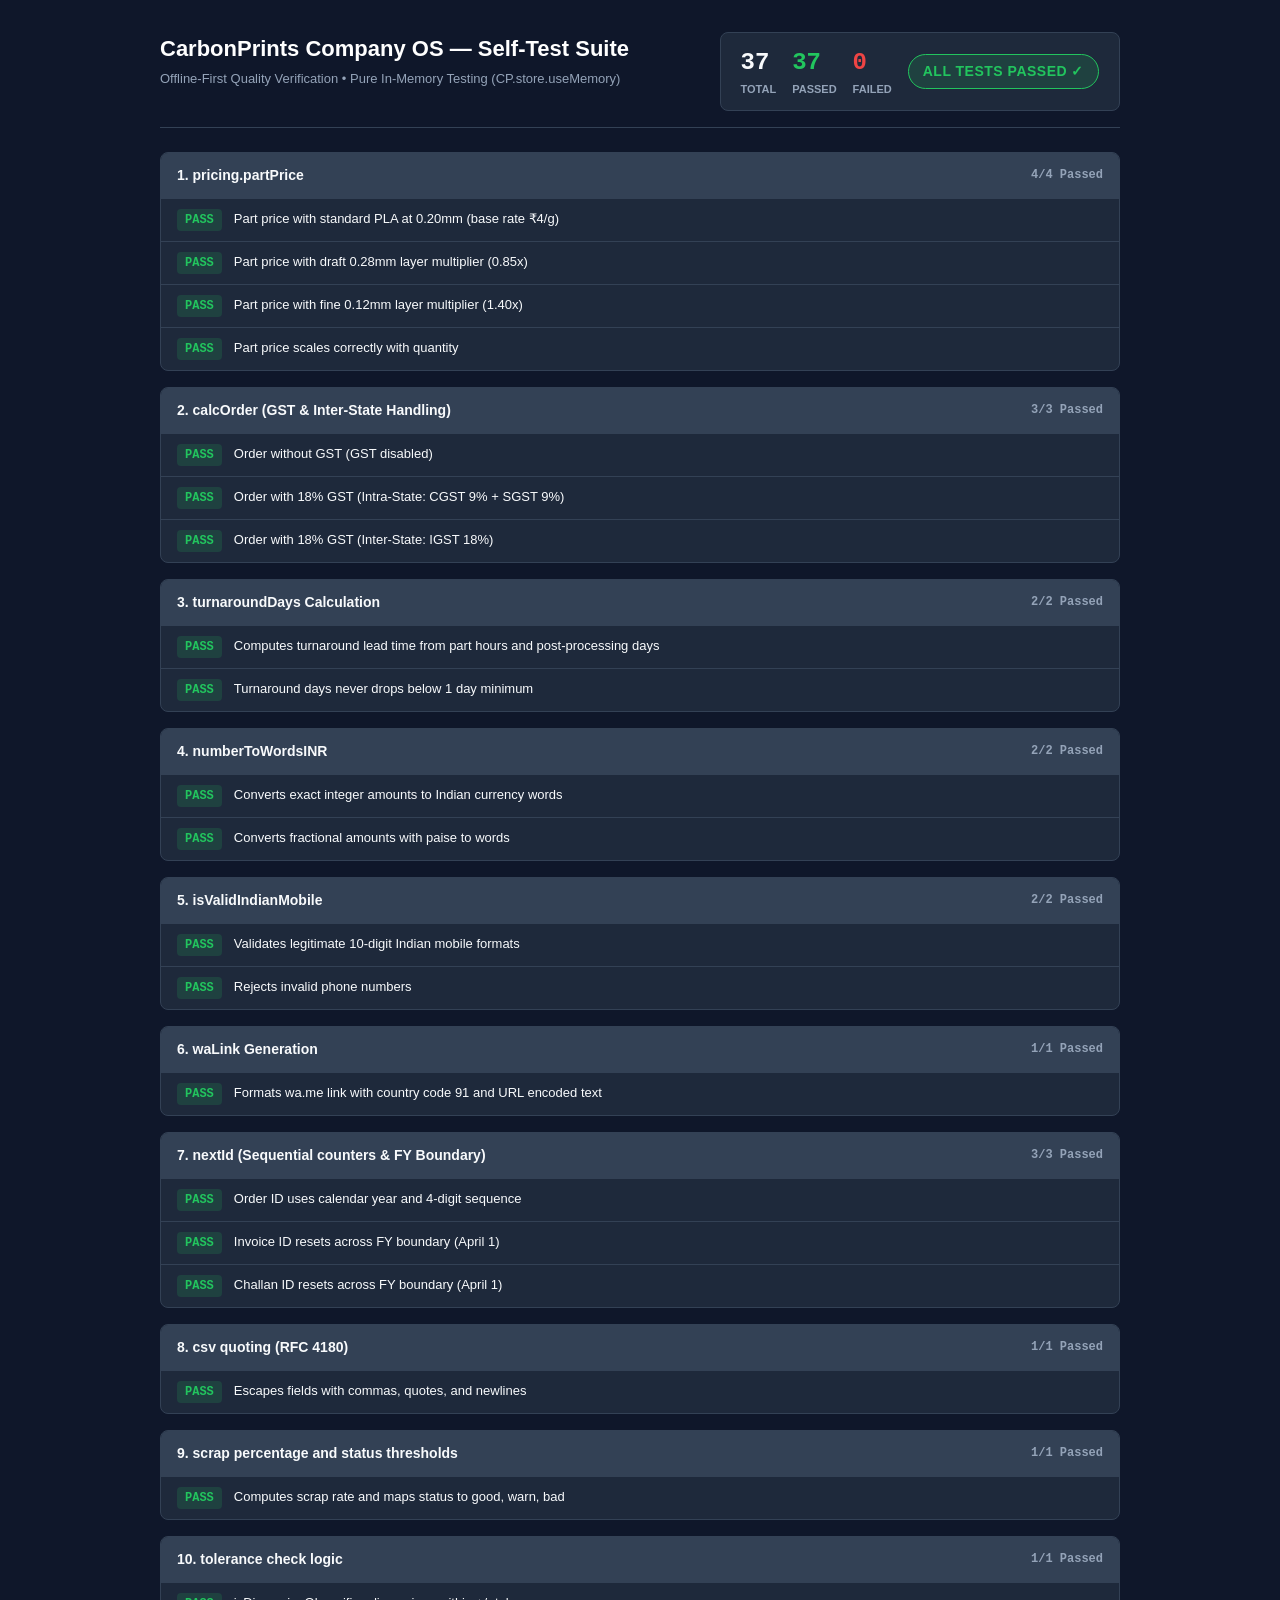
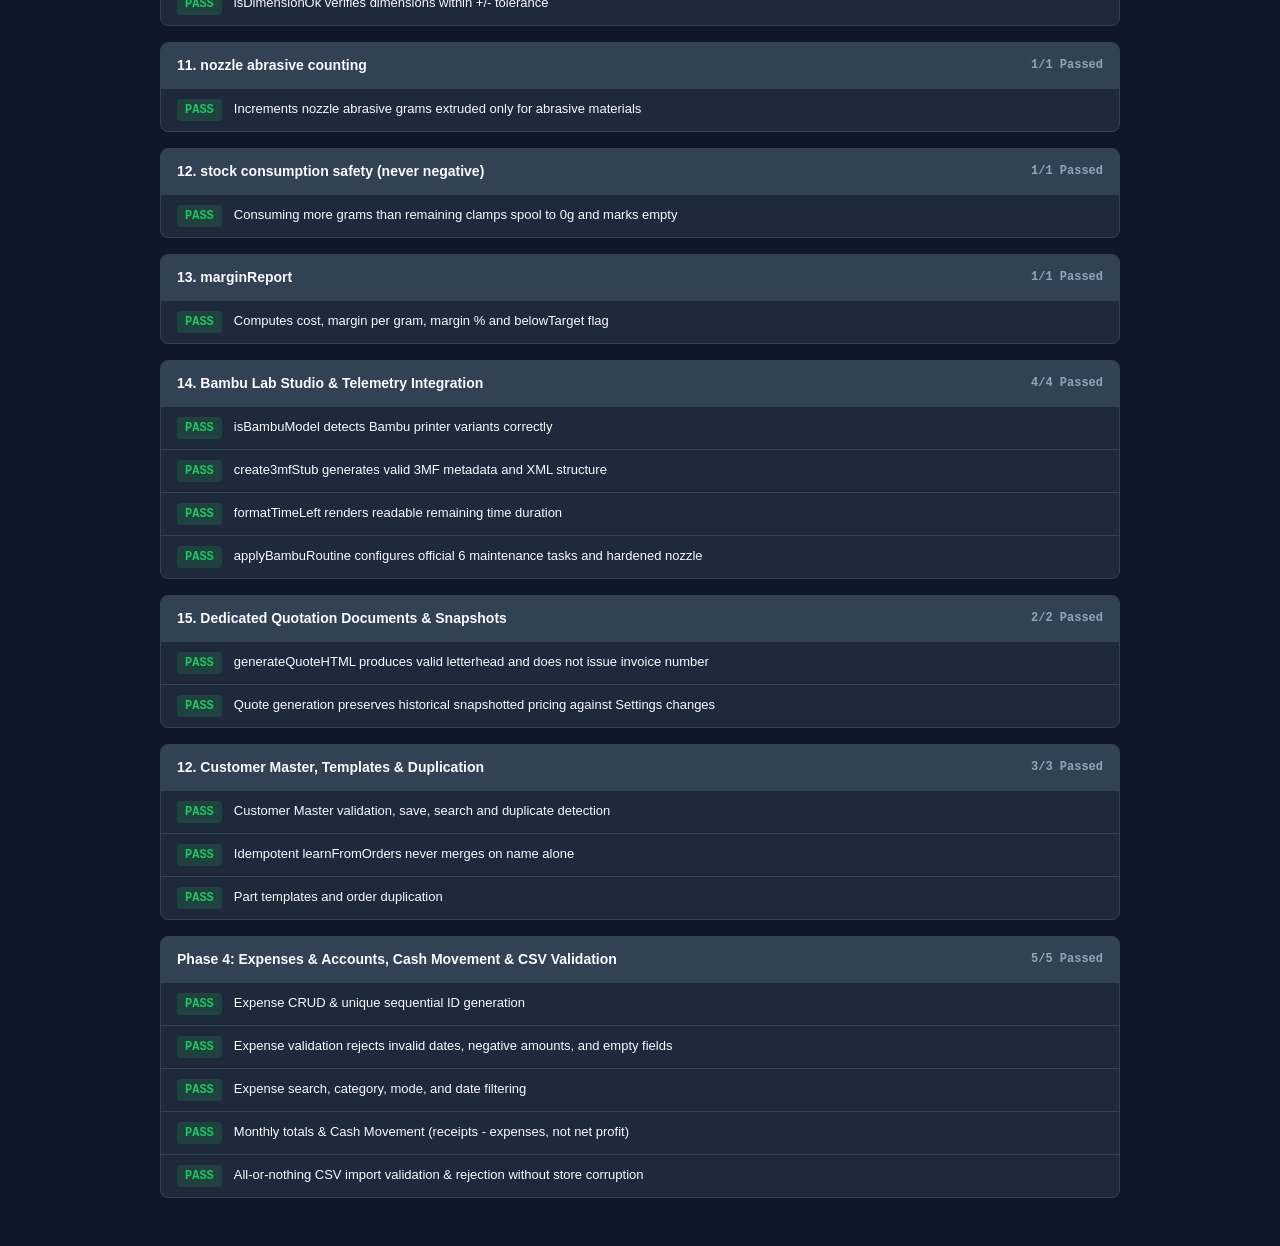
<file: tests.html>
<!DOCTYPE html>
<html lang="en">
<head>
  <meta charset="UTF-8">
  <meta name="viewport" content="width=device-width, initial-scale=1.0">
  <title>CarbonPrints Company OS - Quality Pass Self-Test Suite</title>
  <style>
    :root {
      --bg: #0f172a;
      --surface: #1e293b;
      --surface-alt: #334155;
      --text: #f8fafc;
      --text-muted: #94a3b8;
      --border: #334155;
      --brand: #0d9488;
      --brand-light: #14b8a6;
      --success: #22c55e;
      --success-bg: rgba(34, 197, 94, 0.15);
      --danger: #ef4444;
      --danger-bg: rgba(239, 68, 68, 0.15);
      --font-mono: ui-monospace, SFMono-Regular, Menlo, Monaco, Consolas, monospace;
    }
    * { box-sizing: border-box; margin: 0; padding: 0; }
    body {
      font-family: -apple-system, BlinkMacSystemFont, "Segoe UI", Roboto, sans-serif;
      background: var(--bg);
      color: var(--text);
      line-height: 1.5;
      padding: 32px 20px;
    }
    .container { max-width: 960px; margin: 0 auto; }
    header {
      margin-bottom: 24px;
      padding-bottom: 16px;
      border-bottom: 1px solid var(--border);
      display: flex;
      justify-content: space-between;
      align-items: flex-start;
      flex-wrap: wrap;
      gap: 16px;
    }
    h1 { font-size: 22px; font-weight: 700; color: #ffffff; }
    .subtitle { font-size: 13px; color: var(--text-muted); margin-top: 4px; }
    .summary-card {
      display: flex;
      gap: 16px;
      align-items: center;
      background: var(--surface);
      padding: 12px 20px;
      border-radius: 8px;
      border: 1px solid var(--border);
    }
    .kpi { display: flex; flex-direction: column; }
    .kpi-num { font-size: 24px; font-weight: 800; font-family: var(--font-mono); }
    .kpi-num.pass { color: var(--success); }
    .kpi-num.fail { color: var(--danger); }
    .kpi-lbl { font-size: 11px; text-transform: uppercase; color: var(--text-muted); font-weight: 600; }
    .status-badge {
      display: inline-block;
      padding: 6px 14px;
      border-radius: 9999px;
      font-weight: 700;
      font-size: 14px;
      text-transform: uppercase;
      letter-spacing: 0.5px;
    }
    .status-badge.all-passed { background: var(--success-bg); color: var(--success); border: 1px solid var(--success); }
    .status-badge.has-failed { background: var(--danger-bg); color: var(--danger); border: 1px solid var(--danger); }

    .test-suite {
      background: var(--surface);
      border: 1px solid var(--border);
      border-radius: 8px;
      margin-bottom: 16px;
      overflow: hidden;
    }
    .suite-header {
      padding: 12px 16px;
      background: var(--surface-alt);
      font-weight: 700;
      font-size: 14px;
      display: flex;
      justify-content: space-between;
      align-items: center;
    }
    .test-list { list-style: none; }
    .test-item {
      padding: 10px 16px;
      border-top: 1px solid var(--border);
      display: flex;
      align-items: flex-start;
      gap: 12px;
      font-size: 13px;
    }
    .test-item:hover { background: rgba(255, 255, 255, 0.02); }
    .badge-icon {
      font-weight: 800;
      font-size: 12px;
      padding: 2px 8px;
      border-radius: 4px;
      font-family: var(--font-mono);
      white-space: nowrap;
    }
    .badge-pass { background: var(--success-bg); color: var(--success); }
    .badge-fail { background: var(--danger-bg); color: var(--danger); }
    .test-desc { flex: 1; word-break: break-word; }
    .test-err { margin-top: 4px; color: var(--danger); font-family: var(--font-mono); font-size: 12px; background: rgba(239, 68, 68, 0.1); padding: 4px 8px; border-radius: 4px; }
  </style>
</head>
<body>
  <div class="container">
    <header>
      <div>
        <h1>CarbonPrints Company OS — Self-Test Suite</h1>
        <div class="subtitle">Offline-First Quality Verification • Pure In-Memory Testing (CP.store.useMemory)</div>
      </div>
      <div class="summary-card">
        <div class="kpi"><span class="kpi-num" id="total-tests">0</span><span class="kpi-lbl">Total</span></div>
        <div class="kpi"><span class="kpi-num pass" id="passed-tests">0</span><span class="kpi-lbl">Passed</span></div>
        <div class="kpi"><span class="kpi-num fail" id="failed-tests">0</span><span class="kpi-lbl">Failed</span></div>
        <div id="overall-status" class="status-badge">Running...</div>
      </div>
    </header>

    <div id="test-results"></div>
  </div>

  <!-- Load Core and Services scripts (no UI feature modules) -->
  <script src="js/core/util.js?v=qa12"></script>
  <script src="js/core/bus.js?v=qa12"></script>
  <script src="js/core/defaults.js?v=qa12"></script>
  <script src="js/core/store.js?v=qa12"></script>
  <script src="js/core/router.js?v=qa12"></script>
  <script src="js/core/ui.js?v=qa12"></script>
  <script src="js/services/pricing.js?v=qa12"></script>
  <script src="js/services/customer-svc.js?v=qa12"></script>
  <script src="js/services/wa.js?v=qa12"></script>
  <script src="js/services/docs.js?v=qa12"></script>
  <script src="js/services/inventory-svc.js?v=qa12"></script>
  <script src="js/services/scrap-svc.js?v=qa12"></script>
  <script src="js/services/maint-svc.js?v=qa12"></script>
  <script src="js/services/csv.js?v=qa12"></script>
  <script src="js/services/expense-svc.js?v=qa13"></script>
  <script src="js/services/octoprint.js?v=qa12"></script>
  <script src="js/services/bambu.js?v=qa12"></script>

  <!-- Tiny Assertion Runner -->
  <script>
    (function () {
      // 1. Enable sandbox in-memory storage so live data is untouched
      if (CP.store && typeof CP.store.useMemory === 'function') {
        CP.store.useMemory(true);
        CP.store.init();
      }

      // Initialize background services with in-memory store
      if (CP.inventory && typeof CP.inventory.init === 'function') CP.inventory.init();
      if (CP.scrap && typeof CP.scrap.init === 'function') CP.scrap.init();
      if (CP.maint && typeof CP.maint.init === 'function') CP.maint.init();

      const suites = [];
      let currentSuite = null;

      function suite(name) {
        currentSuite = { name, tests: [] };
        suites.push(currentSuite);
      }

      function test(name, fn) {
        if (!currentSuite) suite('General Tests');
        currentSuite.tests.push({ name, fn });
      }

      function assert(condition, message = 'Assertion failed') {
        if (!condition) throw new Error(message);
      }

      function assertEqual(actual, expected, message = '') {
        const aStr = JSON.stringify(actual);
        const eStr = JSON.stringify(expected);
        if (aStr !== eStr) {
          throw new Error(`${message ? message + ': ' : ''}Expected ${eStr} but got ${aStr}`);
        }
      }

      function assertClose(actual, expected, tolerance = 0.01, message = '') {
        if (Math.abs(actual - expected) > tolerance) {
          throw new Error(`${message ? message + ': ' : ''}Expected ~${expected} (±${tolerance}) but got ${actual}`);
        }
      }

      // =======================================================================
      // SUITE 1: pricing.partPrice
      // =======================================================================
      suite('1. pricing.partPrice');

      test('Part price with standard PLA at 0.20mm (base rate ₹4/g)', () => {
        const settings = { pricing: { ratePerGram: { PLA: 4 }, layerMultiplier: { '0.20': 1.0 } } };
        const part = { material: 'PLA', layer: '0.20', weightG: 50, qty: 1 };
        const price = CP.pricing.partPrice(part, settings);
        assertEqual(price, 200, '50g * ₹4 * 1.0 = ₹200');
      });

      test('Part price with draft 0.28mm layer multiplier (0.85x)', () => {
        const settings = { pricing: { ratePerGram: { PLA: 4 }, layerMultiplier: { '0.28': 0.85 } } };
        const part = { material: 'PLA', layer: '0.28', weightG: 100, qty: 1 };
        const price = CP.pricing.partPrice(part, settings);
        assertEqual(price, 340, '100g * ₹4 * 0.85 = ₹340');
      });

      test('Part price with fine 0.12mm layer multiplier (1.40x)', () => {
        const settings = { pricing: { ratePerGram: { ABS: 5 }, layerMultiplier: { '0.12': 1.40 } } };
        const part = { material: 'ABS', layer: '0.12', weightG: 20, qty: 1 };
        const price = CP.pricing.partPrice(part, settings);
        assertEqual(price, 140, '20g * ₹5 * 1.40 = ₹140');
      });

      test('Part price scales correctly with quantity', () => {
        const settings = { pricing: { ratePerGram: { TPU: 6 }, layerMultiplier: { '0.20': 1.0 } } };
        const part = { material: 'TPU', layer: '0.20', weightG: 25, qty: 4 };
        const price = CP.pricing.partPrice(part, settings);
        assertEqual(price, 600, '25g * 4 * ₹6 = ₹600');
      });

      // =======================================================================
      // SUITE 2: calcOrder with/without GST and inter-state
      // =======================================================================
      suite('2. calcOrder (GST & Inter-State Handling)');

      test('Order without GST (GST disabled)', () => {
        const settings = { pricing: { gstEnabled: false, ratePerGram: { PLA: 4 }, layerMultiplier: { '0.20': 1.0 } } };
        const order = {
          parts: [{ material: 'PLA', layer: '0.20', weightG: 100, qty: 1 }],
          pricing: { discountPct: 10 }
        };
        const calc = CP.pricing.calcOrder(order, settings);
        assertEqual(calc.subtotal, 400, 'Subtotal should be ₹400');
        assertEqual(calc.discountAmt, 40, '10% discount is ₹40');
        assertEqual(calc.gstAmt, 0, 'GST amount is ₹0 when disabled');
        assertEqual(calc.total, 360, 'Total should be ₹360');
      });

      test('Order with 18% GST (Intra-State: CGST 9% + SGST 9%)', () => {
        const settings = {
          pricing: { gstEnabled: true, gstPct: 18, interState: false, ratePerGram: { PLA: 4 }, layerMultiplier: { '0.20': 1.0 } }
        };
        const order = {
          parts: [{ material: 'PLA', layer: '0.20', weightG: 250, qty: 1 }], // 1000
          pricing: { discountPct: 0 }
        };
        const calc = CP.pricing.calcOrder(order, settings);
        assertEqual(calc.subtotal, 1000);
        assertEqual(calc.gstAmt, 180, '18% GST on ₹1000 is ₹180');
        assertEqual(calc.cgst, 90, 'CGST is 9% = ₹90');
        assertEqual(calc.sgst, 90, 'SGST is 9% = ₹90');
        assertEqual(calc.igst, 0, 'IGST is 0 for intra-state');
        assertEqual(calc.total, 1180, 'Total is ₹1180');
      });

      test('Order with 18% GST (Inter-State: IGST 18%)', () => {
        const settings = {
          pricing: { gstEnabled: true, gstPct: 18, interState: true, ratePerGram: { PLA: 4 }, layerMultiplier: { '0.20': 1.0 } }
        };
        const order = {
          parts: [{ material: 'PLA', layer: '0.20', weightG: 250, qty: 1 }],
          pricing: { discountPct: 0 }
        };
        const calc = CP.pricing.calcOrder(order, settings);
        assertEqual(calc.gstAmt, 180);
        assertEqual(calc.igst, 180, 'IGST is full 18% = ₹180');
        assertEqual(calc.cgst, 0, 'CGST is 0 for inter-state');
        assertEqual(calc.sgst, 0, 'SGST is 0 for inter-state');
        assertEqual(calc.total, 1180);
      });

      // =======================================================================
      // SUITE 3: turnaroundDays
      // =======================================================================
      suite('3. turnaroundDays Calculation');

      test('Computes turnaround lead time from part hours and post-processing days', () => {
        const settings = {
          pricing: { ratePerGram: { PLA: 4 }, layerMultiplier: { '0.20': 1.0 } },
          production: { gramsPerHour: { '0.20': 10 }, printHoursPerDay: 16, postProcessDays: 1 }
        };
        // 160g at 10g/h = 16h print time. 16h / 16h/day = 1 day + 1 postProcessDay = 2 days
        const order = { parts: [{ material: 'PLA', layer: '0.20', weightG: 160, qty: 1 }] };
        const calc = CP.pricing.calcOrder(order, settings);
        assertEqual(calc.totalPrintHours, 16);
        assertEqual(calc.turnaroundDays, 2);
      });

      test('Turnaround days never drops below 1 day minimum', () => {
        const settings = {
          production: { gramsPerHour: { '0.20': 10 }, printHoursPerDay: 16, postProcessDays: 0 }
        };
        const order = { parts: [{ material: 'PLA', layer: '0.20', weightG: 1, qty: 1 }] };
        const calc = CP.pricing.calcOrder(order, settings);
        assert(calc.turnaroundDays >= 1, 'Turnaround must be at least 1 day');
      });

      // =======================================================================
      // SUITE 4: numberToWordsINR
      // =======================================================================
      suite('4. numberToWordsINR');

      test('Converts exact integer amounts to Indian currency words', () => {
        assertEqual(CP.pricing.numberToWordsINR(0), 'Rupees Zero Only');
        assertEqual(CP.pricing.numberToWordsINR(1250), 'Rupees One Thousand Two Hundred Fifty Only');
        assertEqual(CP.pricing.numberToWordsINR(100000), 'Rupees One Lakh Only');
        assertEqual(CP.pricing.numberToWordsINR(123456), 'Rupees One Lakh Twenty Three Thousand Four Hundred Fifty Six Only');
      });

      test('Converts fractional amounts with paise to words', () => {
        assertEqual(CP.pricing.numberToWordsINR(500.50), 'Rupees Five Hundred and Fifty Paise Only');
        assertEqual(CP.pricing.numberToWordsINR(100.05), 'Rupees One Hundred and Five Paise Only');
      });

      // =======================================================================
      // SUITE 5: isValidIndianMobile
      // =======================================================================
      suite('5. isValidIndianMobile');

      test('Validates legitimate 10-digit Indian mobile formats', () => {
        assert(CP.wa.isValidIndianMobile('9840012345'), 'Plain 10 digits starting with 9');
        assert(CP.wa.isValidIndianMobile('+91 98400 12345'), 'With +91 country prefix and spaces');
        assert(CP.wa.isValidIndianMobile('09840012345'), 'With leading 0');
        assert(CP.wa.isValidIndianMobile('7401234567'), 'Starting with 7');
        assert(CP.wa.isValidIndianMobile('6381234567'), 'Starting with 6');
      });

      test('Rejects invalid phone numbers', () => {
        assert(!CP.wa.isValidIndianMobile('1234567890'), 'Starting with 1 is invalid');
        assert(!CP.wa.isValidIndianMobile('98400'), 'Too short');
        assert(!CP.wa.isValidIndianMobile('98400123456789'), 'Too long');
        assert(!CP.wa.isValidIndianMobile(''), 'Empty string is invalid');
        assert(!CP.wa.isValidIndianMobile(null), 'Null is invalid');
      });

      // =======================================================================
      // SUITE 6: waLink
      // =======================================================================
      suite('6. waLink Generation');

      test('Formats wa.me link with country code 91 and URL encoded text', () => {
        const link = CP.wa.waLink('9840012345', 'Hello & Welcome! Total: ₹500');
        assert(link.startsWith('https://wa.me/919840012345?text='), 'Link starts with wa.me/919840012345');
        assert(link.includes('%20'), 'Spaces are URL encoded');
        assert(!link.includes(' '), 'No raw spaces exist');
      });

      // =======================================================================
      // SUITE 7: nextId (order, invoice, challan and FY boundary)
      // =======================================================================
      suite('7. nextId (Sequential counters & FY Boundary)');

      test('Order ID uses calendar year and 4-digit sequence', () => {
        CP.store.set('cp_counters', { 'order:2026': 5 });
        const id = CP.util.nextId('order', new Date('2026-05-15'));
        assertEqual(id, 'CP-2026-0006', 'Increments order counter to 0006');
      });

      test('Invoice ID resets across FY boundary (April 1)', () => {
        CP.store.set('cp_counters', { 'invoice:25-26': 12, 'invoice:26-27': 0 });
        // March 31, 2026 is FY 25-26
        const idMarch = CP.util.nextId('invoice', new Date('2026-03-31'));
        assertEqual(idMarch, 'CP/25-26/0013', 'March 31 belongs to FY 25-26');

        // April 1, 2026 is FY 26-27
        const idApril = CP.util.nextId('invoice', new Date('2026-04-01'));
        assertEqual(idApril, 'CP/26-27/0001', 'April 1 begins FY 26-27');
      });

      test('Challan ID resets across FY boundary (April 1)', () => {
        CP.store.set('cp_counters', { 'challan:25-26': 8, 'challan:26-27': 0 });
        const idMarch = CP.util.nextId('challan', new Date('2026-03-31'));
        assertEqual(idMarch, 'DC/25-26/0009', 'March 31 belongs to FY 25-26');

        const idApril = CP.util.nextId('challan', new Date('2026-04-01'));
        assertEqual(idApril, 'DC/26-27/0001', 'April 1 begins FY 26-27');
      });

      // =======================================================================
      // SUITE 8: csv quoting
      // =======================================================================
      suite('8. csv quoting (RFC 4180)');

      test('Escapes fields with commas, quotes, and newlines', () => {
        assertEqual(CP.csv.escapeField('Standard PLA'), 'Standard PLA');
        assertEqual(CP.csv.escapeField('Parrys, Chennai'), '"Parrys, Chennai"');
        assertEqual(CP.csv.escapeField('Ender "3" Pro'), '"Ender ""3"" Pro"');
        assertEqual(CP.csv.escapeField("Line 1\nLine 2"), "\"Line 1\nLine 2\"");
      });

      // =======================================================================
      // SUITE 9: scrap percentage and status thresholds
      // =======================================================================
      suite('9. scrap percentage and status thresholds');

      test('Computes scrap rate and maps status to good, warn, bad', () => {
        CP.store.set('cp_settings', { production: { scrapTargetPct: 5 } });
        assertEqual(CP.scrap.scrapStatus(3.5), 'good', '3.5% <= 5% target is good');
        assertEqual(CP.scrap.scrapStatus(5.0), 'good', '5.0% <= 5% target is good');
        assertEqual(CP.scrap.scrapStatus(8.2), 'warn', '8.2% <= 10% (2x target) is warn');
        assertEqual(CP.scrap.scrapStatus(12.5), 'bad', '12.5% > 10% is bad');
      });

      // =======================================================================
      // SUITE 10: tolerance check logic
      // =======================================================================
      suite('10. tolerance check logic');

      test('isDimensionOk verifies dimensions within +/- tolerance', () => {
        assert(CP.util.isDimensionOk(20.0, 20.1, 0.2), '20.1 is within 20.0 ± 0.2');
        assert(CP.util.isDimensionOk(20.0, 19.85, 0.2), '19.85 is within 20.0 ± 0.2');
        assert(!CP.util.isDimensionOk(20.0, 20.25, 0.2), '20.25 is out of tolerance');
        assert(!CP.util.isDimensionOk(20.0, 19.75, 0.2), '19.75 is out of tolerance');
      });

      // =======================================================================
      // SUITE 11: nozzle abrasive counting
      // =======================================================================
      suite('11. nozzle abrasive counting');

      test('Increments nozzle abrasive grams extruded only for abrasive materials', () => {
        const printer = {
          id: 1, name: 'Printer 01', status: 'printing',
          nozzle: { type: 'brass', gramsExtruded: 1000, abrasiveGramsExtruded: 200 }
        };
        CP.store.set('cp_printers', [printer]);
        CP.store.set('cp_settings', { production: { abrasiveMaterials: ['ABS'] } });

        // Emit non-abrasive job completion
        CP.bus.emit('job:completed', {
          orderId: 'CP-TEST-1', partId: 'pt_1', printerId: 1, material: 'PLA', gramsActual: 100
        });

        let updated = CP.store.get('cp_printers')[0];
        assertEqual(updated.nozzle.gramsExtruded, 1100, 'Total grams extruded increments for PLA');
        assertEqual(updated.nozzle.abrasiveGramsExtruded, 200, 'Abrasive grams does not increment for PLA');

        // Emit abrasive job completion
        CP.bus.emit('job:completed', {
          orderId: 'CP-TEST-2', partId: 'pt_2', printerId: 1, material: 'ABS', gramsActual: 150
        });

        updated = CP.store.get('cp_printers')[0];
        assertEqual(updated.nozzle.gramsExtruded, 1250);
        assertEqual(updated.nozzle.abrasiveGramsExtruded, 350, 'Abrasive grams increments for ABS');
      });

      // =======================================================================
      // SUITE 12: stock consumption not going negative
      // =======================================================================
      suite('12. stock consumption safety (never negative)');

      test('Consuming more grams than remaining clamps spool to 0g and marks empty', () => {
        const spool = { id: 'SP-PLA-TEST', material: 'PLA', remainingG: 120, initialG: 1000, status: 'active' };
        CP.store.set('cp_spools', [spool]);
        CP.store.set('cp_ledger', []);

        CP.inventory.consume('SP-PLA-TEST', 200, { reason: 'print' });

        const updated = CP.store.get('cp_spools')[0];
        assertEqual(updated.remainingG, 0, 'Remaining grams clamped to 0');
        assertEqual(updated.status, 'empty', 'Spool status updated to empty');
        assert(updated.remainingG >= 0, 'Remaining grams is never negative');
      });

      // =======================================================================
      // SUITE 13: marginReport
      // =======================================================================
      suite('13. marginReport');

      test('Computes cost, margin per gram, margin % and belowTarget flag', () => {
        CP.store.set('cp_settings', {
          materials: ['PLA'],
          pricing: { ratePerGram: { PLA: 4 }, minMarginPct: 50 }
        });
        CP.store.set('cp_supplier_prices', [
          { material: 'PLA', pricePerKg: 1000 } // ₹1.00 / g
        ]);

        const report = CP.inventory.marginReport();
        assert(Array.isArray(report), 'Returns an array of reports');
        const plaReport = report.find(r => r.material === 'PLA');
        assert(plaReport, 'PLA report exists');
        assertEqual(plaReport.sellingRatePerG, 4);
        assertEqual(plaReport.costPerG, 1);
        assertEqual(plaReport.marginPerG, 3);
        assertEqual(plaReport.marginPct, 75, 'Margin is 75%');
        assertEqual(plaReport.belowTarget, false, '75% is not below 50% target');
      });

      // =======================================================================
      // SUITE 14: Bambu Lab Studio & Hardware Integration
      // =======================================================================
      suite('14. Bambu Lab Studio & Telemetry Integration');

      test('isBambuModel detects Bambu printer variants correctly', () => {
        assert(CP.bambu.isBambuModel('Bambu Lab X1-Carbon'), 'X1-Carbon detected');
        assert(CP.bambu.isBambuModel('Bambu Lab P1S'), 'P1S detected');
        assert(CP.bambu.isBambuModel('Bambu Lab A1 Mini'), 'A1 Mini detected');
        assert(!CP.bambu.isBambuModel('Ender 3 V2'), 'Ender 3 is not Bambu');
        assert(!CP.bambu.isBambuModel('Prusa MK4'), 'Prusa is not Bambu');
      });

      test('create3mfStub generates valid 3MF metadata and XML structure', () => {
        const part = { name: 'Gimbal Arm', material: 'ABS', layer: '0.20' };
        const order = { id: 'CP-2026-TEST', customer: { name: 'Aero Labs' } };
        const stub = CP.bambu.create3mfStub(part, order);

        assert(stub.fileName.includes('Gimbal_Arm'), 'Filename contains sanitized part name');
        assert(stub.fileName.endsWith('.3mf'), 'Filename ends in .3mf');
        assert(stub.modelXml.includes('<model unit="millimeter"'), 'Contains 3MF root element');
        assert(stub.modelXml.includes('Gimbal_Arm'), 'XML includes title metadata');
      });

      test('formatTimeLeft renders readable remaining time duration', () => {
        assertEqual(CP.bambu.formatTimeLeft(3660), '1h 1m left');
        assertEqual(CP.bambu.formatTimeLeft(180), '3m left');
        assertEqual(CP.bambu.formatTimeLeft(45), '45s left');
        assertEqual(CP.bambu.formatTimeLeft(null), null);
      });

      test('applyBambuRoutine configures official 6 maintenance tasks and hardened nozzle', () => {
        CP.store.set('cp_printers', [{ id: 1, name: 'Printer 01', model: 'Bambu Lab X1-Carbon', nozzle: { type: 'brass' } }]);
        CP.store.set('cp_maint_tasks', [
          { id: 'task_1_bed_level', printerId: 1, key: 'bed_level', label: 'Bed leveling check', intervalDays: 1, lastDone: null }
        ]);

        const assigned = CP.maint.applyBambuRoutine(1);
        assertEqual(assigned.length, 6, 'Has 6 official Bambu maintenance tasks');
        const rodTask = assigned.find(t => t.key === 'bambu_carbon_rod');
        assert(rodTask, 'Contains carbon rod task');
        assertEqual(rodTask.intervalDays, 14, 'Carbon rod task interval is 14 days');

        const pr = CP.store.get('cp_printers')[0];
        assertEqual(pr.nozzle.type, 'hardened_steel', 'Nozzle upgraded to hardened steel for Bambu');
      });

      // =======================================================================
      // SUITE 15: Dedicated Quotation Documents & Snapshots
      // =======================================================================
      suite('15. Dedicated Quotation Documents & Snapshots');

      test('generateQuoteHTML produces valid letterhead and does not issue invoice number', () => {
        const settings = CP.store.get('cp_settings');
        const quoteOrder = {
          id: 'CP-QT-2026-TEST',
          status: 'quote',
          invoiceNo: null,
          customer: { name: 'Pooja', phone: '9840123456' },
          parts: [{ name: 'Sensor Mount', material: 'PLA', layer: '0.20', infillPct: 20, weightG: 30, qty: 1 }],
          pricing: { total: 120, subtotal: 120, isSnapshotted: true }
        };

        const html = CP.docs.generateQuoteHTML(quoteOrder, settings);
        assert(html.includes('FORMAL QUOTATION'), 'Contains FORMAL QUOTATION title');
        assert(html.includes('CP-QT-2026-TEST'), 'Contains quote ID');
        assert(html.includes('Pooja'), 'Contains customer name');
        assert(quoteOrder.invoiceNo === null, 'invoiceNo remains null');
      });

      test('Quote generation preserves historical snapshotted pricing against Settings changes', () => {
        const oldSettings = CP.store.get('cp_settings');
        const snapshotted = {
          id: 'CP-QT-HIST-01',
          status: 'quote',
          parts: [{ name: 'Bracket', material: 'PLA', layer: '0.20', infillPct: 20, weightG: 100, qty: 1, linePrice: 400, ratePerGram: 4 }],
          pricing: { subtotal: 400, total: 472, gstAmt: 72, isSnapshotted: true }
        };

        const changedSettings = JSON.parse(JSON.stringify(oldSettings));
        changedSettings.pricing.ratePerGram.PLA = 10;
        const html = CP.docs.generateQuoteHTML(snapshotted, changedSettings);
        assert(html.includes('472.00'), 'Historical snapshotted total preserved');
        assert(html.includes('4.00/g'), 'Historical unit rate preserved');
      });

      // =======================================================================
      // SUITE 12: Customer Master, Templates & Duplication (Phase 3)
      // =======================================================================
      suite('12. Customer Master, Templates & Duplication');

      test('Customer Master validation, save, search and duplicate detection', () => {
        const invalid = CP.customers.save({ name: '', phone: '123' });
        assert(!invalid.ok, 'Rejects invalid customer');

        const saved = CP.customers.save({ name: 'Naveen Kumar', phone: '9840999888', email: 'naveen@startup.io', category: 'Hardware Startup R&D' });
        assert(saved.ok && saved.customer.id, 'Saves customer with normalized phone');
        assertEqual(saved.customer.phone, '9840999888');

        const dups = CP.customers.findDuplicates({ phone: '9840999888' });
        assertEqual(dups.length, 1, 'Finds duplicate by phone');

        const search = CP.customers.search('naveen');
        assertEqual(search.length, 1, 'Searches customer by name');

        CP.customers.remove(saved.customer.id);
      });

      test('Idempotent learnFromOrders never merges on name alone', () => {
        CP.store.set('cp_orders', [
          { id: 'O1', customer: { name: 'Kiran', phone: '9840111222' } },
          { id: 'O2', customer: { name: 'Kiran', phone: '9840333444' } }
        ]);
        const res = CP.customers.learnFromOrders();
        assert(res.importedCount >= 2, 'Imports 2 different Kirans due to differing phone numbers');
        const k1 = CP.customers.findByPhone('9840111222');
        const k2 = CP.customers.findByPhone('9840333444');
        assert(k1 && k2 && k1.id !== k2.id, 'Maintains separate identities for distinct phones');
      });

      test('Part templates and order duplication', () => {
        const tmpls = CP.customers.getTemplates();
        assert(tmpls.length > 0, 'Seeds default templates');
        const part = CP.customers.createPartFromTemplate(tmpls[0]);
        assertEqual(part.name, tmpls[0].name, 'Part created from template inherits name');
        assert(part.id && part.status === 'pending', 'Part created has pending status');

        const order = {
          id: 'CP-ORD-99', status: 'confirmed', invoiceNo: 'INV-99',
          parts: [part], pricing: { total: 500, isSnapshotted: true },
          payment: { status: 'settled', paidAmount: 500, history: [{ amount: 500 }] }
        };
        const clone = CP.customers.cloneOrder(order);
        assertEqual(clone.id, null, 'Duplicated order ID is null');
        assertEqual(clone.status, 'quote', 'Duplicated order status is quote');
        assertEqual(clone.pricing.isSnapshotted, false, 'Duplicated order pricing snapshot unfrozen');
        assertEqual(clone.payment.status, 'unpaid', 'Duplicated order payment reset');
      });

      // =======================================================================
      // Suite 13: Phase 4 — Expenses & Accounts, Cash Movement & CSV Validation
      // =======================================================================
      suite('Phase 4: Expenses & Accounts, Cash Movement & CSV Validation');

      test('Expense CRUD & unique sequential ID generation', () => {
        const exp = CP.expenses.save({
          date: '2026-10-15', category: 'Filament & Material Stock',
          payee: 'Numakers 3D', description: '5kg PLA Spools',
          amount: 4250, paymentMode: 'UPI', referenceNo: 'UPI-112233'
        });
        assert(exp.id && exp.id.startsWith('CP-EXP-2026-'), 'Generated sequential ID');
        assertEqual(exp.amount, 4250, 'Expense amount saved');
        assertEqual(exp.payee, 'Numakers 3D', 'Payee saved');

        const found = CP.expenses.getById(exp.id);
        assert(found && found.id === exp.id, 'Retrieved expense by ID');

        const updated = CP.expenses.save({
          id: exp.id, date: '2026-10-15', category: 'Filament & Material Stock',
          payee: 'Numakers India', description: '5kg PLA Spools', amount: 4000
        });
        assertEqual(updated.amount, 4000, 'Expense amount updated');
        assertEqual(updated.id, exp.id, 'Preserved same ID on update');

        const delRes = CP.expenses.remove(exp.id);
        assertEqual(delRes, true, 'Expense removed successfully');
        assert(CP.expenses.getById(exp.id) === null, 'Deleted expense not found');
      });

      test('Expense validation rejects invalid dates, negative amounts, and empty fields', () => {
        let errCount = 0;
        try { CP.expenses.save({ date: '2026-10-15', category: 'Rent', payee: 'Landlord', description: 'Rent', amount: -500 }); }
        catch (e) { errCount++; }

        try { CP.expenses.save({ date: '2026-10-15', category: 'Rent', payee: 'Landlord', description: 'Rent', amount: 0 }); }
        catch (e) { errCount++; }

        try { CP.expenses.save({ date: 'not-a-date', category: 'Rent', payee: 'Landlord', description: 'Rent', amount: 500 }); }
        catch (e) { errCount++; }

        try { CP.expenses.save({ date: '2026-10-15', category: 'Rent', payee: '', description: 'Rent', amount: 500 }); }
        catch (e) { errCount++; }

        try { CP.expenses.save({ date: '2026-10-15', category: 'Rent', payee: 'Landlord', description: '', amount: 500 }); }
        catch (e) { errCount++; }

        assertEqual(errCount, 5, 'All 5 invalid expense cases threw validation errors');
      });

      test('Expense search, category, mode, and date filtering', () => {
        CP.store.set('cp_expenses', []);
        CP.expenses.save({ date: '2026-09-01', category: 'Rent', payee: 'Estate Corp', description: 'Monthly shed rent', amount: 15000, paymentMode: 'Bank Transfer' });
        CP.expenses.save({ date: '2026-10-05', category: 'Electricity & Utilities', payee: 'TNEB', description: 'Power bill Oct', amount: 3500, paymentMode: 'UPI' });
        CP.expenses.save({ date: '2026-10-10', category: 'Filament & Material Stock', payee: 'Numakers', description: 'PLA Black', amount: 8000, paymentMode: 'UPI' });

        const searchMatch = CP.expenses.filter({ q: 'TNEB' });
        assertEqual(searchMatch.length, 1, 'Search query matched TNEB');

        const catMatch = CP.expenses.filter({ category: 'Rent' });
        assertEqual(catMatch.length, 1, 'Category filter matched Rent');

        const modeMatch = CP.expenses.filter({ paymentMode: 'UPI' });
        assertEqual(modeMatch.length, 2, 'Payment mode filter matched UPI (2 items)');

        const octMatch = CP.expenses.filter({ startDate: '2026-10-01', endDate: '2026-10-31' });
        assertEqual(octMatch.length, 2, 'Date range filter matched October records');
      });

      test('Monthly totals & Cash Movement (receipts - expenses, not net profit)', () => {
        const octTotal = CP.expenses.getMonthTotal(2026, 9);
        assertEqual(octTotal, 11500, 'Calculated October expenses sum');

        CP.store.set('cp_orders', [
          {
            id: 'CP-ORD-TEST',
            status: 'confirmed',
            payment: {
              status: 'settled',
              paidAmount: 20000,
              history: [{ ts: '2026-10-05T10:00:00.000Z', amount: 20000, mode: 'UPI' }]
            }
          }
        ]);

        const mov = CP.expenses.getCashMovement(2026, 9);
        assertEqual(mov.paymentsReceived, 20000, 'Customer cash received');
        assertEqual(mov.expensesRecorded, 11500, 'Operating expenses recorded');
        assertEqual(mov.cashMovement, 8500, 'Net cash movement (Receipts - Expenses)');
      });

      test('All-or-nothing CSV import validation & rejection without store corruption', () => {
        const initialCount = CP.expenses.getAll().length;
        const validCSV = `Date,Expense ID,Category,Payee / Vendor,Description,Amount (₹),Payment Mode\n2026-10-18,CP-EXP-2026-0888,Tools & Software,AWS,Hosting,2500,Card`;
        const resValid = CP.expenses.validateAndImportCSV(validCSV, 'merge');
        assert(resValid.ok === true || resValid.success === true, 'Valid CSV import succeeded');
        assertEqual(CP.expenses.getAll().length, initialCount + 1, 'Imported row added to expenses');

        const corruptCSV = `Date,Expense ID,Category,Payee / Vendor,Description,Amount (₹),Payment Mode\n2026-10-19,,Rent,Landlord,Valid Row,5000,UPI\n2026-99-99,,Rent,Landlord,Bad Date,-999,UPI`;
        const resCorrupt = CP.expenses.validateAndImportCSV(corruptCSV, 'merge');
        assertEqual(resCorrupt.ok, false, 'Corrupt CSV rejected');
        assertEqual(CP.expenses.getAll().length, initialCount + 1, 'All-or-nothing: Live store untouched after failed import');
      });

      // =======================================================================
      // Execution & UI Rendering
      // =======================================================================
      let totalCount = 0;
      let passCount = 0;
      let failCount = 0;
      const resultsContainer = document.getElementById('test-results');

      suites.forEach(s => {
        const suiteEl = document.createElement('div');
        suiteEl.className = 'test-suite';

        let suitePassed = 0;
        let suiteTotal = s.tests.length;

        const headerEl = document.createElement('div');
        headerEl.className = 'suite-header';

        const listEl = document.createElement('ul');
        listEl.className = 'test-list';

        s.tests.forEach(t => {
          totalCount++;
          let pass = true;
          let errMsg = '';

          try {
            t.fn();
            passCount++;
            suitePassed++;
          } catch (err) {
            pass = false;
            failCount++;
            errMsg = err.message || String(err);
          }

          const itemEl = document.createElement('li');
          itemEl.className = 'test-item';
          itemEl.innerHTML = `
            <span class="badge-icon ${pass ? 'badge-pass' : 'badge-fail'}">${pass ? 'PASS' : 'FAIL'}</span>
            <div class="test-desc">
              <div>${t.name}</div>
              ${!pass ? `<div class="test-err">${errMsg}</div>` : ''}
            </div>
          `;
          listEl.appendChild(itemEl);
        });

        headerEl.innerHTML = `
          <span>${s.name}</span>
          <span style="font-size: 12px; font-family: var(--font-mono); color: var(--text-muted);">${suitePassed}/${suiteTotal} Passed</span>
        `;

        suiteEl.appendChild(headerEl);
        suiteEl.appendChild(listEl);
        resultsContainer.appendChild(suiteEl);
      });

      document.getElementById('total-tests').textContent = String(totalCount);
      document.getElementById('passed-tests').textContent = String(passCount);
      document.getElementById('failed-tests').textContent = String(failCount);

      const statusEl = document.getElementById('overall-status');
      if (failCount === 0) {
        statusEl.className = 'status-badge all-passed';
        statusEl.textContent = 'All Tests Passed ✓';
      } else {
        statusEl.className = 'status-badge has-failed';
        statusEl.textContent = `${failCount} Failed ✗`;
      }
    })();
  </script>
</body>
</html>
</file>
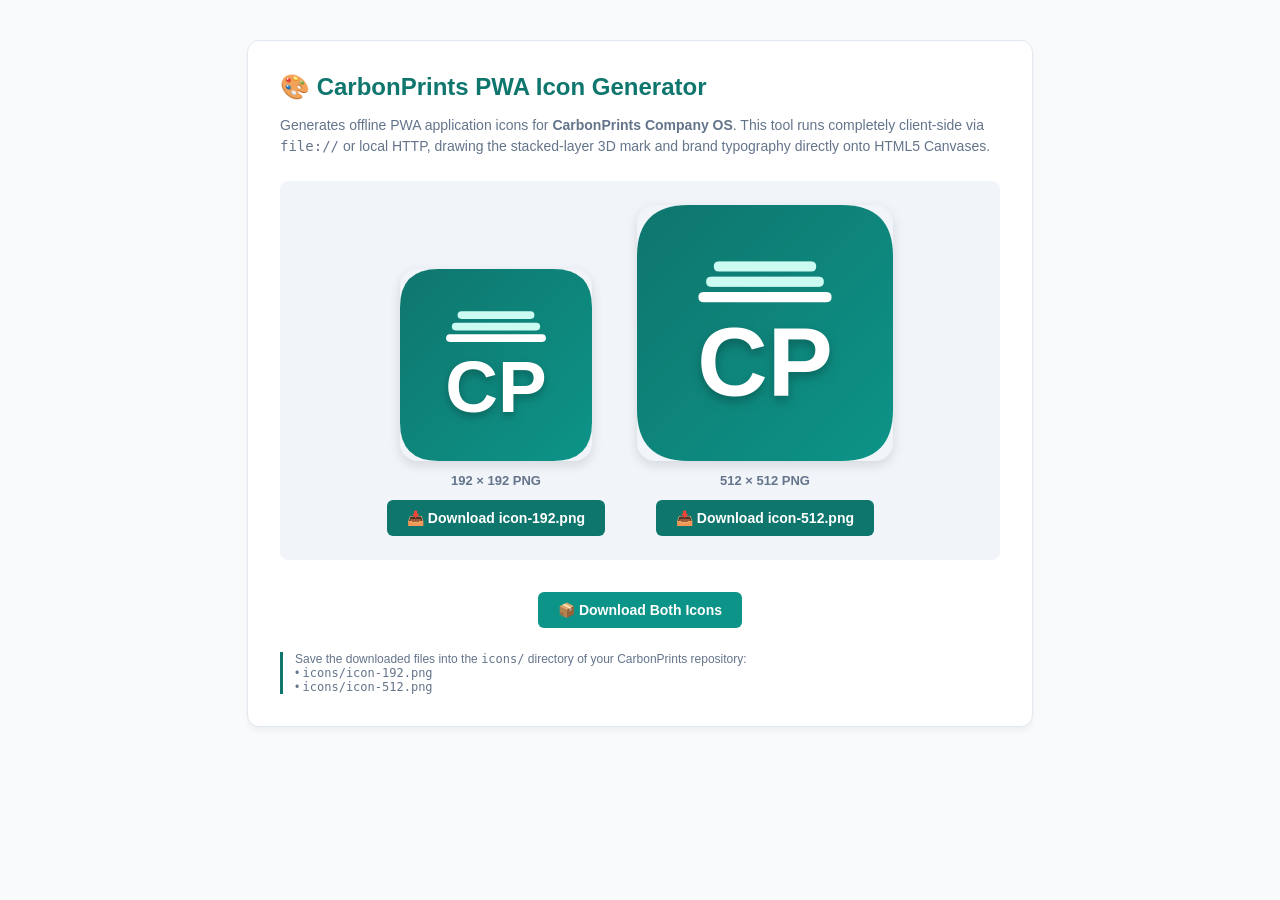
<file: tools/make-icons.html>
<!DOCTYPE html>
<html lang="en">
<head>
  <meta charset="UTF-8">
  <meta name="viewport" content="width=device-width, initial-scale=1.0">
  <title>CarbonPrints Icon Generator (PWA App Icons)</title>
  <style>
    :root {
      --brand: #0f766e;
      --brand-dark: #115e59;
      --accent: #0d9488;
      --bg: #f8fafc;
      --surface: #ffffff;
      --border: #e2e8f0;
      --text: #0f172a;
      --text-muted: #64748b;
    }
    body {
      font-family: -apple-system, BlinkMacSystemFont, "Segoe UI", Roboto, sans-serif;
      background-color: var(--bg);
      color: var(--text);
      display: flex;
      flex-direction: column;
      align-items: center;
      padding: 40px 20px;
      margin: 0;
    }
    .container {
      max-width: 720px;
      width: 100%;
      background: var(--surface);
      border: 1px solid var(--border);
      border-radius: 12px;
      padding: 32px;
      box-shadow: 0 4px 6px -1px rgba(0, 0, 0, 0.05);
    }
    h1 {
      font-size: 24px;
      color: var(--brand);
      margin-top: 0;
      margin-bottom: 8px;
    }
    p {
      color: var(--text-muted);
      font-size: 14px;
      line-height: 1.5;
      margin-bottom: 24px;
    }
    .preview-grid {
      display: flex;
      gap: 32px;
      justify-content: center;
      align-items: flex-end;
      margin-bottom: 32px;
      padding: 24px;
      background: #f1f5f9;
      border-radius: 8px;
      flex-wrap: wrap;
    }
    .preview-card {
      display: flex;
      flex-direction: column;
      align-items: center;
      gap: 12px;
    }
    .preview-label {
      font-size: 13px;
      font-weight: 600;
      color: var(--text-muted);
    }
    canvas {
      box-shadow: 0 4px 12px rgba(0,0,0,0.12);
      border-radius: 18px;
    }
    .btn-row {
      display: flex;
      gap: 16px;
      justify-content: center;
      flex-wrap: wrap;
    }
    button {
      background: var(--brand);
      color: #ffffff;
      border: none;
      border-radius: 6px;
      padding: 10px 20px;
      font-size: 14px;
      font-weight: 600;
      cursor: pointer;
      transition: background-color 0.15s ease;
      display: inline-flex;
      align-items: center;
      gap: 8px;
    }
    button:hover {
      background: var(--brand-dark);
    }
    .note {
      margin-top: 24px;
      font-size: 12px;
      color: var(--text-muted);
      border-left: 3px solid var(--brand);
      padding-left: 12px;
    }
  </style>
</head>
<body>
  <div class="container">
    <h1>🎨 CarbonPrints PWA Icon Generator</h1>
    <p>
      Generates offline PWA application icons for <strong>CarbonPrints Company OS</strong>.
      This tool runs completely client-side via <code>file://</code> or local HTTP, drawing the stacked-layer 3D mark and brand typography directly onto HTML5 Canvases.
    </p>

    <div class="preview-grid">
      <div class="preview-card">
        <canvas id="canvas-192" width="192" height="192"></canvas>
        <span class="preview-label">192 &times; 192 PNG</span>
        <button id="btn-dl-192">📥 Download icon-192.png</button>
      </div>

      <div class="preview-card">
        <canvas id="canvas-512" width="512" height="512" style="max-width: 256px; max-height: 256px;"></canvas>
        <span class="preview-label">512 &times; 512 PNG</span>
        <button id="btn-dl-512">📥 Download icon-512.png</button>
      </div>
    </div>

    <div class="btn-row">
      <button id="btn-dl-both" style="background: #0d9488;">📦 Download Both Icons</button>
    </div>

    <div class="note">
      Save the downloaded files into the <code>icons/</code> directory of your CarbonPrints repository:
      <br>• <code>icons/icon-192.png</code>
      <br>• <code>icons/icon-512.png</code>
    </div>
  </div>

  <script>
    function drawIcon(canvas, size) {
      const ctx = canvas.getContext('2d');
      ctx.clearRect(0, 0, size, size);

      // 1. Draw rounded square background with smooth deep teal gradient
      const r = size * 0.2;
      ctx.beginPath();
      ctx.moveTo(r, 0);
      ctx.lineTo(size - r, 0);
      ctx.quadraticCurveTo(size, 0, size, r);
      ctx.lineTo(size, size - r);
      ctx.quadraticCurveTo(size, size, size - r, size);
      ctx.lineTo(r, size);
      ctx.quadraticCurveTo(0, size, 0, size - r);
      ctx.lineTo(0, r);
      ctx.quadraticCurveTo(0, 0, r, 0);
      ctx.closePath();

      const grad = ctx.createLinearGradient(0, 0, size, size);
      grad.addColorStop(0, '#0f766e'); // Deep Teal
      grad.addColorStop(1, '#0d9488'); // Accent Teal
      ctx.fillStyle = grad;
      ctx.fill();

      // 2. Draw 3 stacked 3D-printing layers mark at the top
      const layerCount = 3;
      const layerH = Math.max(4, size * 0.04);
      const layerGap = Math.max(3, size * 0.02);
      const startY = size * 0.22;
      const baseW = size * 0.52;

      for (let i = 0; i < layerCount; i++) {
        const curW = baseW - (layerCount - 1 - i) * (size * 0.06);
        const curX = (size - curW) / 2;
        const curY = startY + i * (layerH + layerGap);
        const radius = layerH / 2;

        ctx.beginPath();
        ctx.moveTo(curX + radius, curY);
        ctx.lineTo(curX + curW - radius, curY);
        ctx.quadraticCurveTo(curX + curW, curY, curX + curW, curY + radius);
        ctx.lineTo(curX + curW, curY + layerH - radius);
        ctx.quadraticCurveTo(curX + curW, curY + layerH, curX + curW - radius, curY + layerH);
        ctx.lineTo(curX + radius, curY + layerH);
        ctx.quadraticCurveTo(curX, curY + layerH, curX, curY + layerH - radius);
        ctx.lineTo(curX, curY + radius);
        ctx.quadraticCurveTo(curX, curY, curX + radius, curY);
        ctx.closePath();

        ctx.fillStyle = i === 2 ? '#ffffff' : '#ccfbf1';
        ctx.fill();
      }

      // 3. Draw bold 'CP' letters
      ctx.fillStyle = '#ffffff';
      ctx.textAlign = 'center';
      ctx.textBaseline = 'middle';
      const fontSize = Math.round(size * 0.38);
      ctx.font = `900 ${fontSize}px -apple-system, BlinkMacSystemFont, "Segoe UI", Roboto, Arial, sans-serif`;
      
      // Shadow for subtle depth
      ctx.shadowColor = 'rgba(0, 0, 0, 0.25)';
      ctx.shadowBlur = Math.round(size * 0.04);
      ctx.shadowOffsetY = Math.round(size * 0.02);
      
      ctx.fillText('CP', size / 2, size * 0.64);

      // Reset shadow
      ctx.shadowColor = 'transparent';
      ctx.shadowBlur = 0;
      ctx.shadowOffsetY = 0;
    }

    function downloadCanvas(canvas, filename) {
      canvas.toBlob(function (blob) {
        if (!blob) return;
        const url = URL.createObjectURL(blob);
        const a = document.createElement('a');
        a.href = url;
        a.download = filename;
        document.body.appendChild(a);
        a.click();
        document.body.removeChild(a);
        setTimeout(() => URL.revokeObjectURL(url), 1000);
      }, 'image/png');
    }

    const c192 = document.getElementById('canvas-192');
    const c512 = document.getElementById('canvas-512');

    drawIcon(c192, 192);
    drawIcon(c512, 512);

    document.getElementById('btn-dl-192').addEventListener('click', () => downloadCanvas(c192, 'icon-192.png'));
    document.getElementById('btn-dl-512').addEventListener('click', () => downloadCanvas(c512, 'icon-512.png'));
    document.getElementById('btn-dl-both').addEventListener('click', () => {
      downloadCanvas(c192, 'icon-192.png');
      setTimeout(() => downloadCanvas(c512, 'icon-512.png'), 300);
    });
  </script>
</body>
</html>
</file>
